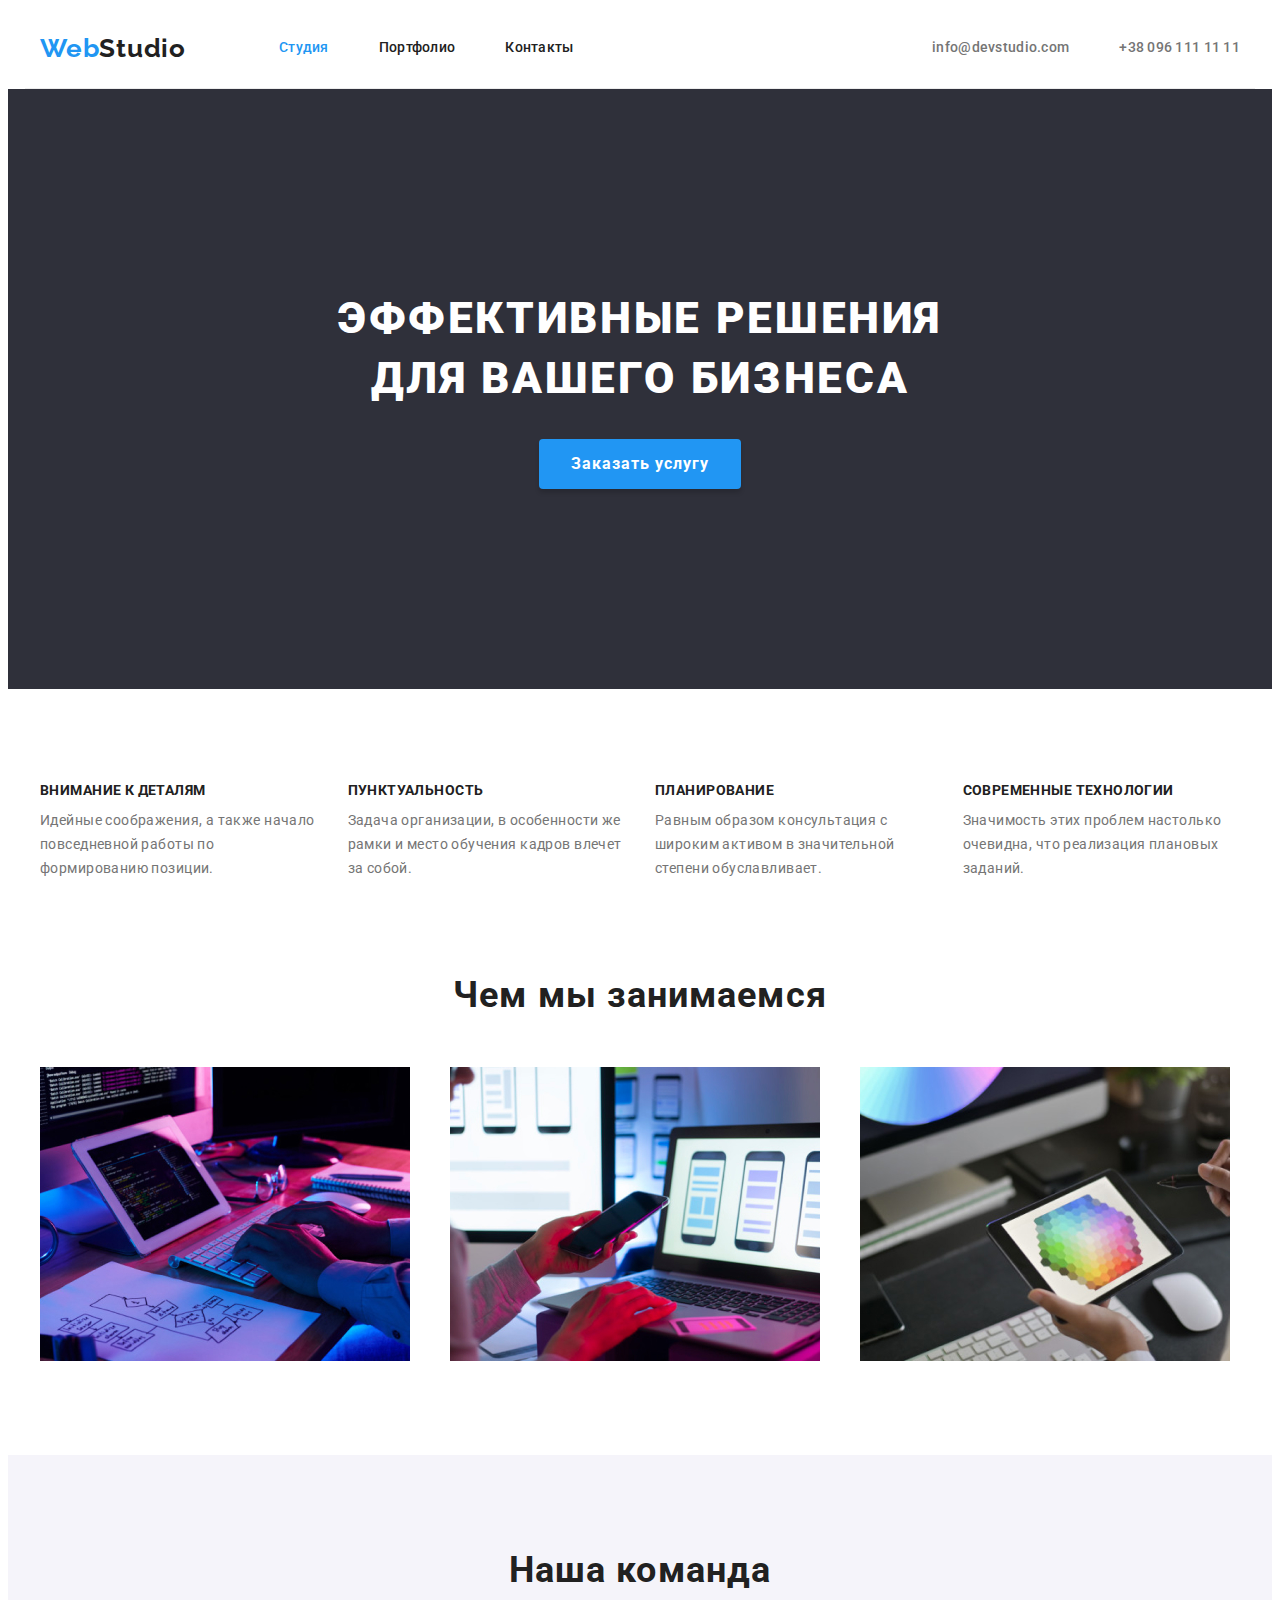
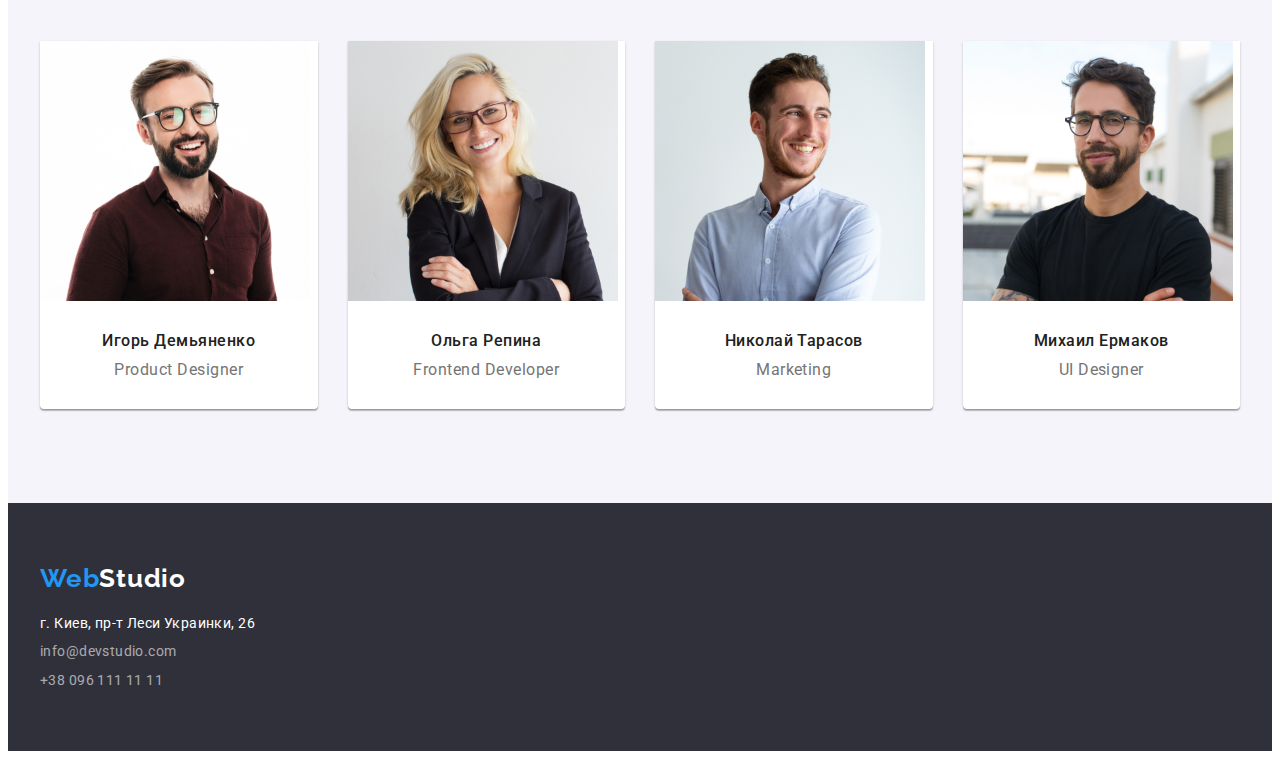
<file: index.html>
<!DOCTYPE html>
<html lang="en">
<head>
    <meta charset="UTF-8">
    <meta http-equiv="X-UA-Compatible" content="IE=edge">
    <meta name="viewport" content="width=device-width, initial-scale=1.0">
    <title>Document</title>
    <link rel="stylesheet" href="https://cdnjs.cloudflare.com/ajax/libs/modern-normalize/1.1.0/modern-normalize.min.css"
        integrity="sha512-wpPYUAdjBVSE4KJnH1VR1HeZfpl1ub8YT/NKx4PuQ5NmX2tKuGu6U/JRp5y+Y8XG2tV+wKQpNHVUX03MfMFn9Q=="
        crossorigin="anonymous" referrerpolicy="no-referrer" />
    <link rel="preconnect" href="https://fonts.googleapis.com">
    <link rel="preconnect" href="https://fonts.gstatic.com" crossorigin>
    <link href="https://fonts.googleapis.com/css2?family=Raleway:wght@700&family=Roboto:wght@400;500;700;900&display=swap"
        rel="stylesheet">
    <link rel="stylesheet" href="css/styles.css">
</head>
<body>
    <header class="header">
        <div class="container">
            <nav class="nav">
                <a href="" class="logo"><span class="color-text">Web</span>Studio</a>
                <ul class="site-nav">
                    <li class="list"><a href="" class="link studio">Студия</a></li>
                    <li class="list"><a href="portfolio.html" class="link ">Портфолио</a></li>
                    <li class="list"><a href="" class="link ">Контакты</a></li>
                </ul>
            </nav>
            <ul class="contacts">
                <li class="list"><a class="link link-mail" href="mailto:info@devstudio.com">info@devstudio.com</a></li>
                <li class="list"><a class="link link-tel" href="tel:+380961111111">+38 096 111 11 11</a></li>
            </ul>
        </div>
    </header>
    <main>
        <section class="hero">
            <div class="container">
                <h1 class="hero-title">Эффективные решения для вашего бизнеса</h1>
                <button type="button" class="hero-button">Заказать услугу</button>
            </div>
            
        </section>
       
        <section class="feature-list">
            <div class="container">
                <ul class="feature-items">
                    <li class="list">
                        <h3 class="title">Внимание к деталям</h3>
                        <p class="text">Идейные соображения, а также начало повседневной работы по формированию позиции.</p>
                    </li>
                    <li class="list">
                        <h3 class="title">Пунктуальность</h3>
                        <p class="text">Задача организации, в особенности же рамки и место обучения кадров влечет за собой.</p>
                    </li>
                    <li class="list">
                        <h3 class="title">Планирование</h3>
                        <p class="text">Равным образом консультация с широким активом в значительной степени обуславливает.</p>
                    </li>
                    <li class="list">
                        <h3 class="title">Современные технологии</h3>
                        <p class="text">Значимость этих проблем настолько очевидна, что реализация плановых заданий.</p>
                    </li>
                </ul>
            </div>
        </section>
        <section class="directions">
            <div class="container">
                <h2 class="section-title">Чем мы занимаемся</h2>
                <ul class="directions-item">
                    <li class="list"><img src="./images/workingplace.jpg" width="370" alt="Рабочее место"></li>
                    <li class="list"><img src="./images/phone.jpg" width="370" alt="Телефон"></li>
                    <li class="list"><img src="./images/palette.jpg" width="370" alt="Палитра"></li>
                </ul>
            </div>
        </section>
        <section class="command">
            <div class="container">
                <h2 class="section-title">Наша команда</h2>
                <ul class="employees">
                    <li class="list">
                        <img src="./images/ihor.jpg" width="270" alt="Игорь Демьяненко">
                        <div class="item-name">
                            <h3 class="name-employee">Игорь Демьяненко</h3>
                            <p class="position">Product Designer</p>
                        </div>
                        
                    </li>
                    <li class="list">
                        <img src="./images/olha.jpg" width="270" alt="Ольга Репина">
                        <div class="item-name">
                            <h3 class="name-employee">Ольга Репина</h3>
                            <p class="position">Frontend Developer</p>
                        </div>                        
                    </li>
                    <li class="list">
                        <img src="./images/nikolai.jpg" width="270" alt="Николай Тарасов">
                        <div class="item-name">
                            <h3 class="name-employee">Николай Тарасов</h3>
                            <p class="position">Marketing</p>
                        </div>
                        
                    </li>
                    <li class="list">
                        <img src="./images/mihail.jpg" width="270" alt="Михаил Ермаков">
                        <div class="item-name">
                            <h3 class="name-employee">Михаил Ермаков</h3>
                            <p class="position">UI Designer</p>
                        </div>
                    </li>
                </ul>
            </div>
        </section>
    </main>
    <footer class="footer">
        <div class="container">
            <a href="" class="logo footer-logo"><span class="color-text">Web</span>Studio</a>
            <address class="address">
                г. Киев, пр-т Леси Украинки, 26
                <ul class="footer-contacts">
                    <li class="list"><a class="link footer-link" href="mailto:info@devstudio.com">info@devstudio.com</a></li>
                    <li class="list"><a class="link footer-link" href="tel:+380961111111">+38 096 111 11 11</a></li>
                </ul>
            </address>
        </div>
        
    </footer>
</body>
</html>
</file>
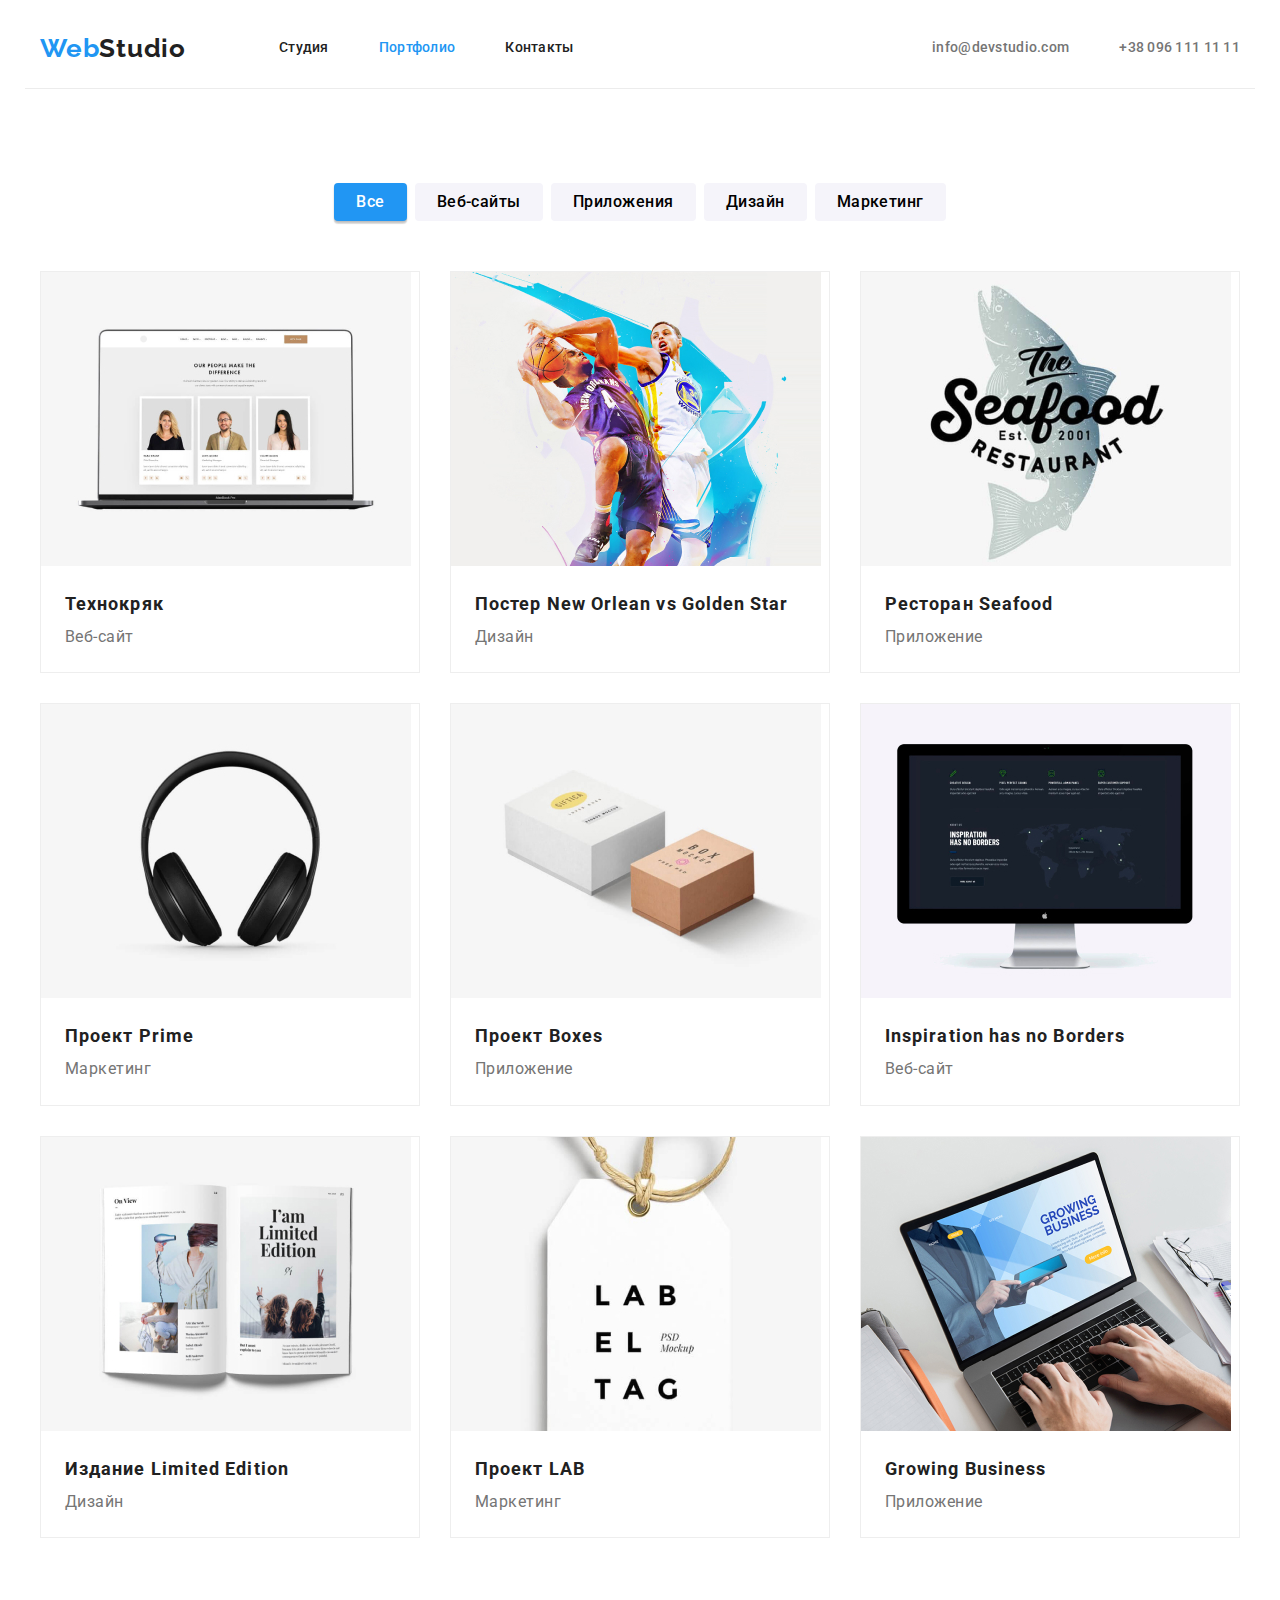
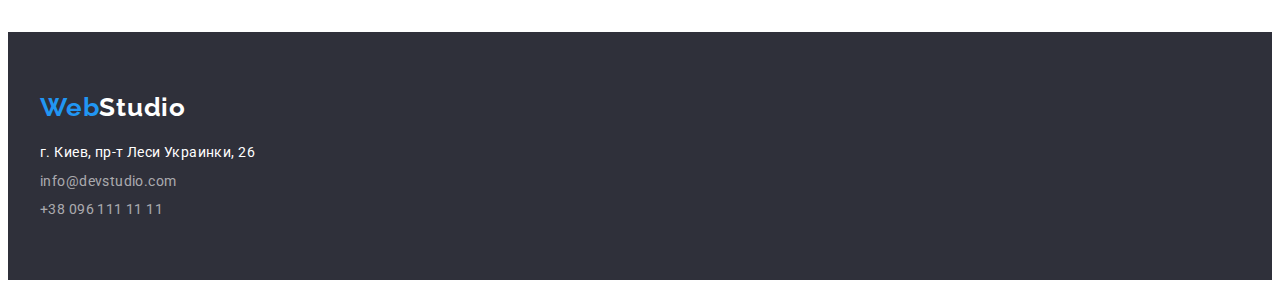
<file: portfolio.html>
<!DOCTYPE html>
<html lang="en">
<head>
    <meta charset="UTF-8">
    <meta http-equiv="X-UA-Compatible" content="IE=edge">
    <meta name="viewport" content="width=device-width, initial-scale=1.0">
    <title>Document</title>
    <link rel="stylesheet" href="https://cdnjs.cloudflare.com/ajax/libs/modern-normalize/1.1.0/modern-normalize.min.css"
        integrity="sha512-wpPYUAdjBVSE4KJnH1VR1HeZfpl1ub8YT/NKx4PuQ5NmX2tKuGu6U/JRp5y+Y8XG2tV+wKQpNHVUX03MfMFn9Q=="
        crossorigin="anonymous" referrerpolicy="no-referrer" />
    <link rel="preconnect" href="https://fonts.googleapis.com">
    <link rel="preconnect" href="https://fonts.gstatic.com" crossorigin>
    <link href="https://fonts.googleapis.com/css2?family=Raleway:wght@700&family=Roboto:wght@400;500;700;900&display=swap"
        rel="stylesheet">
    <link rel="stylesheet" href="css/styles.css">
</head>
<body>
    <header class="header">
        <div class="container">
            <nav class="nav">
                <a href="" class="logo"><span class="color-text">Web</span>Studio</a>
                <ul class="site-nav">
                    <li class="list"><a href="./index.html" class="link">Студия</a></li>
                    <li class="list"><a href="" class="link portfolio ">Портфолио</a></li>
                    <li class="list"><a href="" class="link ">Контакты</a></li>
                </ul>
            </nav>
            <ul class="contacts">
                <li class="list"><a class="link link-mail" href="mailto:info@devstudio.com">info@devstudio.com</a></li>
                <li class="list"><a class="link link-tel" href="tel:+380961111111">+38 096 111 11 11</a></li>
            </ul>
        </div>
    </header>
    <main>
        <section class="exemples">
            <div class="container">
                <h1 class="title-exemples">Примеры работ</h1>
                <ul class="filter">
                    <li class="list"><button type="button" class="button all">Все</button>
                    <li class="list"><button type="button" class="button web-site">Веб-сайты</button>
                    <li class="list"><button type="button" class="button apps">Приложения</button>
                    <li class="list"><button type="button" class="button disigne">Дизайн</button>
                    <li class="list"><button type="button" class="button marketing">Маркетинг</button>
                </ul>
            </div>
            <div class="container">
                <ul class="list-exemples">
                    <li class="list">
                        <article class="card">
                            <img class="img-exemples" src="./images/tehnocryak.jpg" width="370" alt="ноутбук">
                            <div class="card-content">
                                <h2 class="name-exemple">Технокряк</h2>
                                <p class="description">Веб-сайт</p>
                            </div>
                            
                        </article>
                        
                    </li>
                    <li class="list">
                        <article class="card">
                            <img class="img-exemples" src="./images/neworlean.jpg" width="370" alt="баскетболисты">
                            <div class="card-content">
                                <h2 class="name-exemple">Постер New Orlean vs Golden Star</h2>
                                <p class="description">Дизайн</p>
                            </div>
                            
                        </article>
                        
                    </li>
                    <li class="list">
                        <article class="card">
                            <img class="img-exemples" src="./images/fish.jpg" width="370" alt="рыба">
                            <div class="card-content">
                                <h2 class="name-exemple">Ресторан Seafood</h2>
                                <p class="description">Приложение</p>
                            </div>
                            
                        </article>
                        
                    </li>
                    <li class="list">
                        <article class="card">
                            <img class="img-exemples" src="./images/headphones.jpg" width="370" alt="наушники">
                            <div class="card-content">
                                <h2 class="name-exemple">Проект Prime</h2>
                                <p class="description">Маркетинг</p>
                            </div>
                        </article>
                        
                    </li>
                    <li class="list">
                        <article class="card">
                            <img class="img-exemples" src="./images/Boxes.jpg" width="370" alt="коробки">
                            <div class="card-content">
                                <h2 class="name-exemple">Проект Boxes</h2>
                                <p class="description">Приложение</p>
                            </div>
                            
                        </article>
                        
                    </li>
                    <li class="list">
                        <article class="card">
                            <img class="img-exemples" src="./images/monitor.jpg" width="370" alt="манитор">
                            <div class="card-content">
                                <h2 class="name-exemple">Inspiration has no Borders</h2>
                                <p class="description">Веб-сайт</p>
                            </div>
                            
                        </article>
                        
                    </li>
                    <li class="list">
                        <article class="card">
                            <img class="img-exemples" src="./images/book.jpg" width="370" alt="книга">
                            <div class="card-content">
                                <h2 class="name-exemple">Издание Limited Edition</h2>
                                <p class="description">Дизайн</p>
                            </div>
                            
                        </article>
                        
                    </li>
                    <li class="list">
                        <article class="card">
                            <img class="img-exemples" src="./images/label.jpg" width="370" alt="лэйба">
                            <div class="card-content">
                                <h2 class="name-exemple">Проект LAB</h2>
                                <p class="description">Маркетинг</p>
                            </div>
                            
                        </article>
                        
                    </li>
                    <li class="list">
                        <article class="card">
                            <img class="img-exemples" src="./images/laptop.jpg" width="370" alt="лаптоп">
                            <div class="card-content">
                                <h2 class="name-exemple">Growing Business</h2>
                                <p class="description">Приложение</p>
                            </div>
                            
                        </article>
                        
                    </li>
                </ul>
            </div>
            
        </section>
    </main>
<footer class="footer">
    <div class="container">
        <a href="" class="logo footer-logo"><span class="color-text">Web</span>Studio</a>
        <address class="address">
            г. Киев, пр-т Леси Украинки, 26
            <ul class="footer-contacts">
                <li class="list"><a class="link footer-link" href="mailto:info@devstudio.com">info@devstudio.com</a>
                </li>
                <li class="list"><a class="link footer-link" href="tel:+380961111111">+38 096 111 11 11</a></li>
            </ul>
        </address>
    </div>

</footer>
</body>
</html>
</file>
<file: css/styles.css>
:root {
  --body-color: #212121;
  --hero-color: #ffffff;
  --btn-color: #ffffff;
  --accent-color: #2196f3;
  --first-btn-color: #2196f3;
  --hover-btn-color: #188ce8;
  --second-btn-color: #f5f4fa;
  --text-color: #757575;
  --footer-link-color: rgba(255, 255, 255, 0.6);
  --bacground-color: #2f303a;
  --box-shadow-color: rgba(0, 0, 0, 0.15);
  --command-background-color: #f5f4fa;
  --size-to-line: 94px;
  --size-between: 30px;
  --size-top: 50px;
}
body {
  font-family: Roboto, sans-serif;
  color: var(--body-color);
}

.link,
.logo {
  text-decoration: none;
  color: var(--body-color);
}
.list {
  list-style-type: none;
}
.button,
.hero-button {
  cursor: pointer;
}

p,
h1,
h2,
h3,
h4,
h5,
h6 {
  margin: 0;
}
ul {
  padding-left: 0;
  margin: 0;
}
img {
  display: block;
  max-width: 100%;
  height: auto;
}
/* ---------------------header-------------*/
.header .container {
  justify-content: space-between;
  display: flex;
}
.container {
  width: 1200px;
  margin-left: auto;
  margin-right: auto;

  align-items: center;
  padding-left: 15px;
  padding-right: 15px;
}
.logo {
  font-family: Raleway, sans-serif;
  font-weight: 700;
  font-size: 26px;
  line-height: 1.19;
  letter-spacing: 0.03em;
}
.logo .color-text {
  color: var(--accent-color);
}
.nav {
  display: flex;
  align-items: center;
}
.site-nav {
  margin-left: 93px;
}
.site-nav .list + .list {
  margin-left: 50px;
}
.site-nav,
.contacts {
  display: flex;

  font-weight: 500;
  font-size: 14px;
  line-height: 1.14;
  letter-spacing: 0.02em;
}
.site-nav .link {
  display: block;
  padding-top: 32px;
  padding-bottom: 32px;
}
.contacts .list + .list {
  margin-left: 50px;
}
.contacts .link {
  color: var(--text-color);
}
.studio {
  color: var(--accent-color);
}
.portfolio {
  color: var(--accent-color);
}
.link:hover,
.link:focus {
  color: var(--accent-color);
}
.header .container {
  border-bottom: 1px solid #ececec;
}

/* ---------------------hero-------------*/
.hero {
  background-color: var(--bacground-color);
  padding-top: 200px;
  padding-bottom: 200px;
}
.hero .container {
  text-align: center;
}
.hero-title {
  font-weight: 900;
  font-size: 44px;
  line-height: 1.36;

  letter-spacing: 0.06em;
  text-transform: uppercase;
  color: var(--hero-color);
  margin-bottom: var(--size-between);
  width: 696px;
  margin-left: auto;
  margin-right: auto;
}
.hero-button {
  font-family: inherit;
  font-weight: 700;
  font-size: 16px;
  line-height: 1.88;
  text-align: center;
  letter-spacing: 0.06em;
  padding: 10px 32px;

  color: var(--btn-color);

  background-color: var(--first-btn-color);
  box-shadow: 0px 4px 4px var(--box-shadow-color);
  border-radius: 4px;
  border: none;
}
.hero-button:hover,
.hero-button:focus {
  background-color: var(--hover-btn-color);
  border: none;
}
/*--------------------- title--------------------------------- */

.feature-list {
  padding-top: var(--size-to-line);
  padding-bottom: var(--size-to-line);
}
.feature-items {
  display: flex;
  flex-wrap: wrap;
  margin-left: calc(-1 * var(--size-between));
}
.feature-items > .list {
  flex-basis: calc(100% / 4 - var(--size-between));
  margin-left: var(--size-between);
}
.feature-list .title {
  font-weight: 700;
  font-size: 14px;
  line-height: 1.14;
  letter-spacing: 0.03em;
  text-transform: uppercase;

  margin-bottom: 10px;
}
.feature-list .text {
  font-size: 14px;
  line-height: 1.71;
  letter-spacing: 0.03em;
  color: var(--text-color);
}

.section-title {
  font-weight: 700;
  font-size: 36px;
  line-height: 1.17;
  text-align: center;
  letter-spacing: 0.03em;
  margin-bottom: var(--size-top);
}
.directions-item {
  display: flex;
  flex-wrap: wrap;
  margin-left: calc(-1 * var(--size-between));
}
.directions-item > .list {
  flex-basis: calc(100% / 3 - var(--size-between));
  margin-left: var(--size-between);
}
.directions {
  padding-bottom: var(--size-to-line);
}
/*------------------------- command ------------------------------*/
.command {
  background: var(--command-background-color);
  padding-top: var(--size-to-line);
  padding-bottom: var(--size-to-line);
}
.employees {
  display: flex;
  flex-wrap: wrap;
  margin-left: calc(-1 * var(--size-between));
  margin-top: var(--size-top);
}
.employees > .list {
  flex-basis: calc(100% / 4 - var(--size-between));
  margin-left: var(--size-between);
  background-color: white;
  box-shadow: 0px 1px 3px rgba(0, 0, 0, 0.12), 0px 1px 1px rgba(0, 0, 0, 0.14),
    0px 2px 1px rgba(0, 0, 0, 0.2);
  border-radius: 0px 0px 4px 4px;
}
.name-employee {
  font-weight: 500;
  font-size: 16px;
  line-height: 1.19;
  text-align: center;
  letter-spacing: 0.03em;
  margin-bottom: 10px;
}
.position {
  font-size: 16px;
  line-height: 1.19;
  text-align: center;
  letter-spacing: 0.03em;

  color: var(--text-color);
}
.item-name {
  padding-top: var(--size-between);
  padding-bottom: var(--size-between);
}
/* -----------------------------portfolio / works exemples---------------------------- */

.title-exemples {
  position: absolute;
  width: 1px;
  height: 1px;
  margin: -1px;
  border: 0;
  padding: 0;

  white-space: nowrap;
  clip-path: inset(100%);
  clip: rect(0 0 0 0);
  overflow: hidden;
}
.button {
  font-family: inherit;
  font-weight: 500;
  font-size: 16px;
  line-height: 1.62;
  text-align: center;
  letter-spacing: 0.03em;
  background-color: var(--second-btn-color);
  border-radius: 4px;
  border: none;
}
.all,
.button:hover,
.button:focus {
  color: var(--btn-color);
  background-color: var(--accent-color);
  box-shadow: 0px 3px 1px rgba(0, 0, 0, 0.1), 0px 1px 2px rgba(0, 0, 0, 0.08),
    0px 2px 2px rgba(0, 0, 0, 0.12);
  border-radius: 4px;
  border: none;
}
.filter {
  display: flex;
  justify-content: center;
  margin-bottom: var(--size-top);
}
.filter .button {
  display: block;
  padding: 6px 22px;
}
.filter .list:not(:first-child) {
  margin-left: 8px;
}
.list-exemples {
  display: flex;
  flex-wrap: wrap;
  margin-left: calc(-1 * var(--size-between));
  margin-top: calc(-1 * var(--size-between));
}
.list-exemples > .list {
  flex-basis: calc(100% / 3 - var(--size-between));
  margin-left: var(--size-between);
  margin-top: var(--size-between);
}
.exemples {
  padding-top: var(--size-to-line);
  padding-bottom: var(--size-to-line);
}
.card {
  background: #ffffff;
  border: 1px solid #eeeeee;
  box-sizing: border-box;
}
.card-content {
  padding: 20px 24px;
}
.name-exemple {
  font-style: normal;
  font-weight: 700;
  font-size: 18px;
  line-height: 2;
  letter-spacing: 0.06em;
}
.description {
  font-style: normal;
  font-size: 16px;
  line-height: 1.9;
  letter-spacing: 0.03em;

  color: #757575;
}

/*---------------------------------------- footer----------------------------  */
.footer {
  background: #2f303a;
  padding-top: 60px;
  padding-bottom: 60px;
}
.footer-logo {
  color: #ffffff;
  display: block;
  margin-bottom: 20px;
}
.footer-link {
  color: rgba(255, 255, 255, 0.6);
}
.address {
  font-style: normal;
  font-size: 14px;
  line-height: 1.41;
  letter-spacing: 0.03em;

  color: #ffffff;
}
.footer-contacts .list {
  margin-top: 9px;
}
</file>
